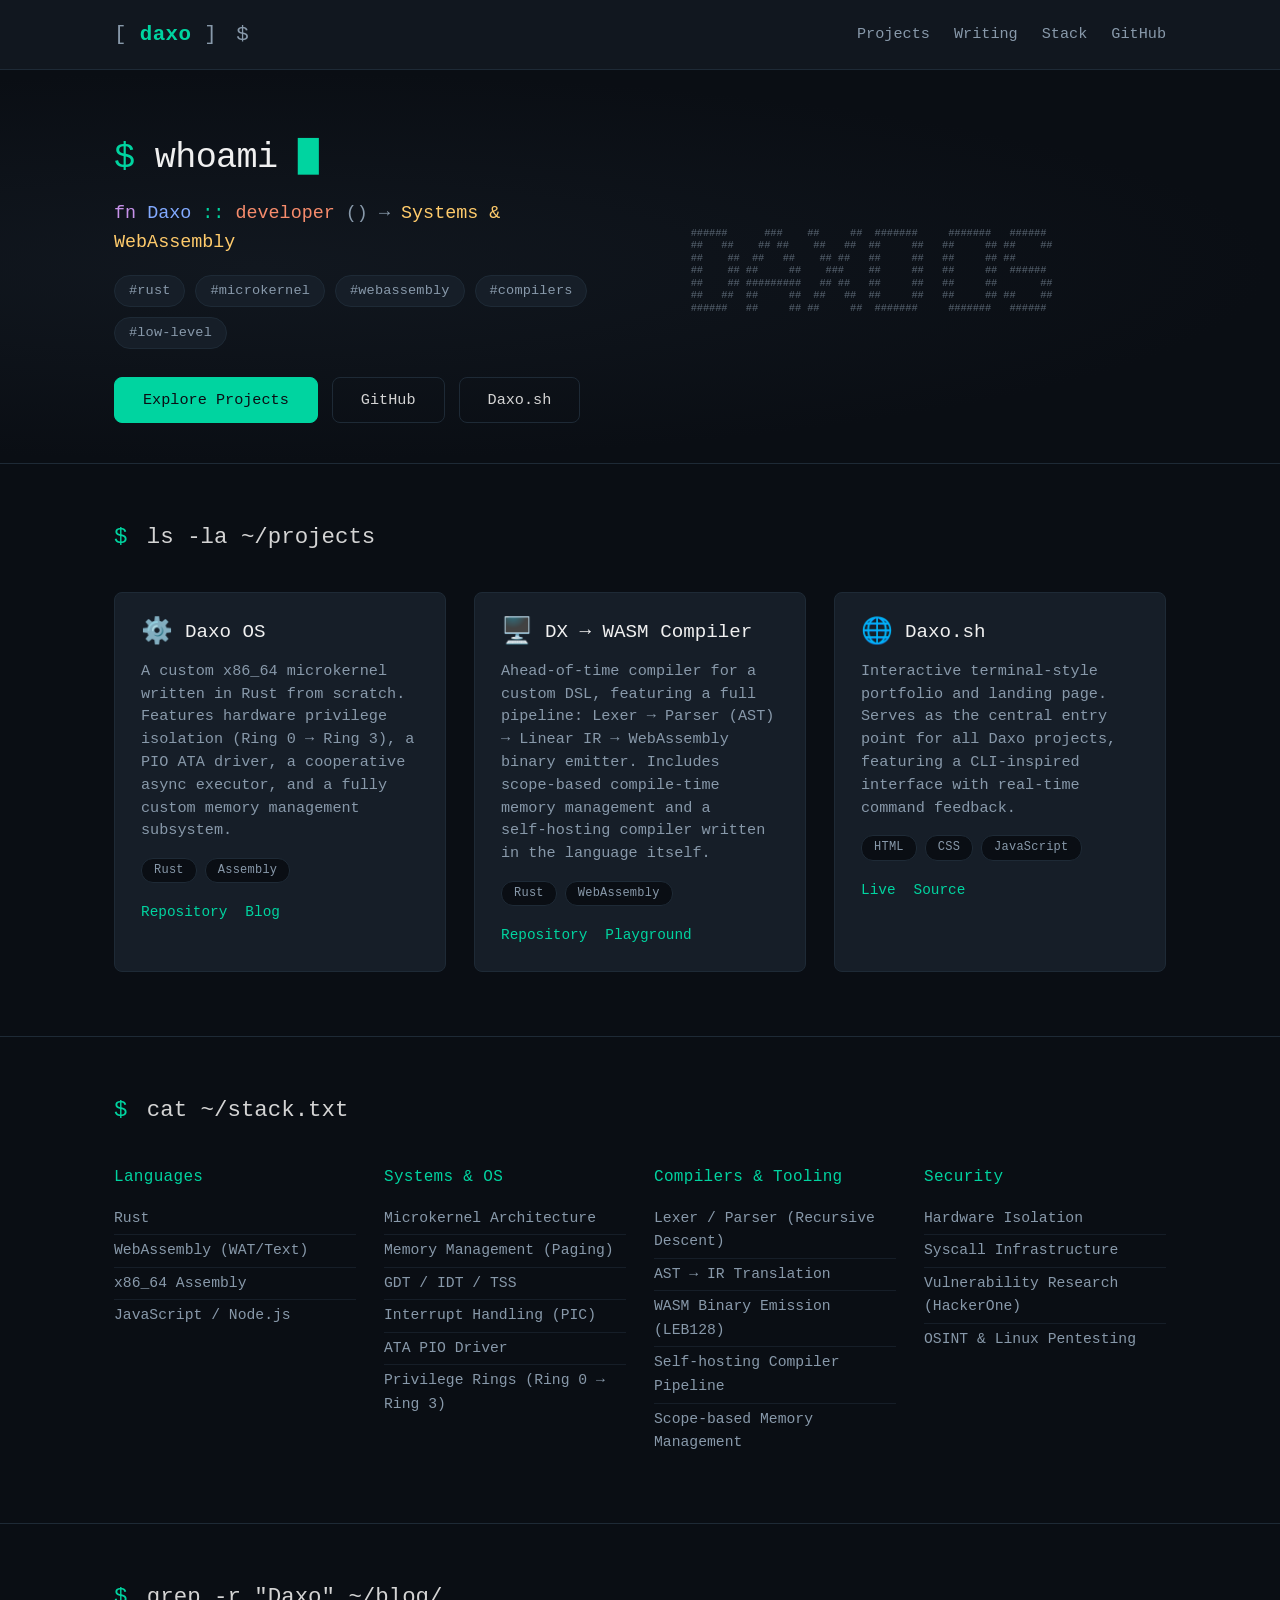
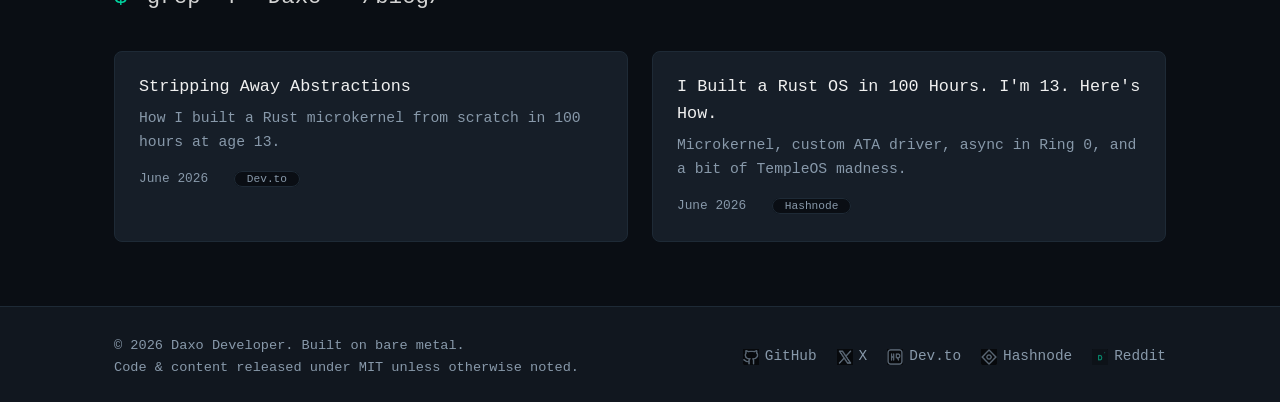
<file: index.html>
<!DOCTYPE html>
<html lang="en">
<head>
    <meta charset="UTF-8" />
    <meta name="viewport" content="width=device-width, initial-scale=1.0" />
    <title>Daxo · Systems &amp; WebAssembly Developer</title>
    <meta name="description" content="Independent Systems & WebAssembly Developer. Creator of Daxo OS — a Rust microkernel with Ring 3 isolation, ATA driver, and async executor. Self-hosting compiler toolchain to WebAssembly." />
    <link rel="canonical" href="https://daxo-developer.github.io/" />
    <link rel="stylesheet" href="style.css" />
    <link rel="icon" href="assets/logo.png" type="image/png" />

    <!-- JSON‑LD Structured Data -->
    <script type="application/ld+json">
    {
        "@context": "https://schema.org",
        "@graph": [
            {
                "@type": "Person",
                "@id": "https://daxo-developer.github.io/#person",
                "name": "Daxo Developer",
                "alternateName": "daxo-developer",
                "username": "daxo",
                "url": "https://daxo-developer.github.io/",
                "sameAs": [
                    "https://github.com/daxo-developer",
                    "https://x.com/DaxoOSDev",
                    "https://dev.to/aitoolsdxglitch/stripping-away-abstractions-how-i-built-a-rust-microkernel-from-scratch-in-100-hours-at-age-13-3cik",
                    "https://daxo-os.hashnode.dev/",
                    "https://www.reddit.com/user/Weak_Brick_1779/"
                ],
                "jobTitle": "Independent Systems & WebAssembly Developer",
                "description": "Building low‑level systems: a Rust microkernel (Daxo OS) with hardware privilege isolation, a self‑hosting DSL compiler targeting WebAssembly, and security research.",
                "knowsAbout": [
                    "Operating Systems",
                    "x86_64 Architecture",
                    "Rust",
                    "WebAssembly",
                    "Compiler Design",
                    "Microkernels",
                    "Memory Management",
                    "System Programming"
                ]
            },
            {
                "@type": "WebSite",
                "@id": "https://daxo-developer.github.io/#website",
                "url": "https://daxo-developer.github.io/",
                "name": "Daxo Developer — Systems & WebAssembly",
                "description": "Portfolio of Daxo Developer: low‑level systems, OS development, compilers, and security.",
                "publisher": { "@id": "https://daxo-developer.github.io/#person" }
            },
            {
                "@type": "SoftwareSourceCode",
                "@id": "https://github.com/daxo-developer/daxo_os",
                "name": "Daxo OS",
                "description": "A custom x86_64 microkernel written in Rust with hardware privilege separation (Ring 0 → Ring 3), a PIO ATA driver, and a cooperative async executor.",
                "codeRepository": "https://github.com/daxo-developer/daxo_os",
                "programmingLanguage": ["Rust", "Assembly"],
                "author": { "@id": "https://daxo-developer.github.io/#person" }
            },
            {
                "@type": "SoftwareSourceCode",
                "@id": "https://github.com/daxo-developer/dx-wasm",
                "name": "DX → WASM Compiler",
                "description": "Ahead‑of‑time compiler from a custom DSL to WebAssembly with self‑hosting capabilities, linear IR, and compile‑time memory management (scope‑based RC).",
                "codeRepository": "https://github.com/daxo-developer/dx-wasm",
                "programmingLanguage": ["Rust", "WebAssembly"],
                "author": { "@id": "https://daxo-developer.github.io/#person" }
            },
            {
                "@type": "CreativeWork",
                "@id": "https://dev.to/aitoolsdxglitch/stripping-away-abstractions-how-i-built-a-rust-microkernel-from-scratch-in-100-hours-at-age-13-3cik",
                "name": "Stripping Away Abstractions — How I Built a Rust Microkernel in 100 Hours",
                "url": "https://dev.to/aitoolsdxglitch/stripping-away-abstractions-how-i-built-a-rust-microkernel-from-scratch-in-100-hours-at-age-13-3cik",
                "author": { "@id": "https://daxo-developer.github.io/#person" },
                "datePublished": "2026-06-20"
            },
            {
                "@type": "WebApplication",
                /* Фикс: Правильный URL в структурированных данных */
                "@id": "https://daxo-developer.github.io/daxo.sh/",
                "name": "Daxo Terminal",
                "description": "Interactive terminal‑style portfolio and landing page for Daxo projects.",
                "url": "https://daxo-developer.github.io/daxo.sh/",
                "author": { "@id": "https://daxo-developer.github.io/#person" }
            }
        ]
    }
    </script>
</head>
<body>

    <header class="header">
        <div class="container">
            <div class="logo">
                <span class="logo-bracket">[</span>
                <span class="logo-text">daxo</span>
                <span class="logo-bracket">]</span>
                <span class="logo-prompt">$</span>
            </div>
            <nav class="nav" aria-label="Main navigation">
                <a href="#projects">Projects</a>
                <a href="#articles">Writing</a>
                <a href="#stack">Stack</a>
                <a href="https://github.com/daxo-developer" target="_blank" rel="noopener">GitHub</a>
            </nav>
        </div>
    </header>

    <section class="hero">
        <div class="container">
            <div class="hero-content">
                <h1 class="hero-title">
                    <span class="dollar">$</span>
                    <span class="cmd">whoami</span>
                    <span class="blink">█</span>
                </h1>
                <p class="hero-sub">
                    <span class="keyword">fn</span>
                    <span class="ident">Daxo</span>
                    <span class="op">::</span>
                    <span class="fn">developer</span>
                    <span class="paren">()</span>
                    <span class="arrow">→</span>
                    <span class="type">Systems &amp; WebAssembly</span>
                </p>
                <div class="hero-tags">
                    <span class="tag">#rust</span>
                    <span class="tag">#microkernel</span>
                    <span class="tag">#webassembly</span>
                    <span class="tag">#compilers</span>
                    <span class="tag">#low‑level</span>
                </div>
                <div class="hero-links">
                    <a href="#projects" class="btn btn-primary">Explore Projects</a>
                    <a href="https://github.com/daxo-developer" target="_blank" rel="noopener" class="btn btn-outline">GitHub</a>
                    <!-- Фикс: Правильный URL в кнопках главного экрана -->
                    <a href="https://daxo-developer.github.io/daxo.sh/" target="_blank" rel="noopener" class="btn btn-outline">Daxo.sh</a>
                </div>
            </div>
            <div class="hero-ascii">
                <pre>
     ######      ###    ##     ##  #######     #######   ######  
     ##   ##    ## ##    ##   ##  ##     ##   ##     ## ##    ## 
     ##    ##  ##   ##    ## ##   ##     ##   ##     ## ##       
     ##    ## ##     ##    ###    ##     ##   ##     ##  ######  
     ##    ## #########   ## ##   ##     ##   ##     ##       ## 
     ##   ##  ##     ##  ##   ##  ##     ##   ##     ## ##    ## 
     ######   ##     ## ##     ##  #######     #######   ######  
                </pre>
            </div>
        </div>
    </section>

    <section id="projects" class="section projects">
        <div class="container">
            <h2 class="section-title"><span class="prompt">$</span> ls -la ~/projects</h2>
            <div class="projects-grid">
                <div class="project-card">
                    <div class="project-header">
                        <span class="project-icon">⚙️</span>
                        <h3>Daxo OS</h3>
                    </div>
                    <p class="project-desc">
                        A custom x86_64 microkernel written in Rust from scratch. Features hardware privilege 
                        isolation (Ring 0 → Ring 3), a PIO ATA driver, a cooperative async executor, and 
                        a fully custom memory management subsystem.
                    </p>
                    <div class="project-meta">
                        <span class="lang">Rust</span>
                        <span class="lang">Assembly</span>
                    </div>
                    <div class="project-links">
                        <a href="http://github.com/daxo-developer/daxo_os" target="_blank" rel="noopener">Repository</a>
                        <a href="https://dev.to/aitoolsdxglitch/stripping-away-abstractions-how-i-built-a-rust-microkernel-from-scratch-in-100-hours-at-age-13-3cik" target="_blank" rel="noopener">Blog</a>
                    </div>
                </div>

                <div class="project-card">
                    <div class="project-header">
                        <span class="project-icon">🖥️</span>
                        <h3>DX → WASM Compiler</h3>
                    </div>
                    <p class="project-desc">
                        Ahead‑of‑time compiler for a custom DSL, featuring a full pipeline: Lexer → Parser (AST) 
                        → Linear IR → WebAssembly binary emitter. Includes scope‑based compile‑time memory 
                        management and a self‑hosting compiler written in the language itself.
                    </p>
                    <div class="project-meta">
                        <span class="lang">Rust</span>
                        <span class="lang">WebAssembly</span>
                    </div>
                    <div class="project-links">
                        <a href="https://github.com/daxo-developer/dx-wasm" target="_blank" rel="noopener">Repository</a>
                        <a href="https://daxo-developer.github.io/dx-wasm/" target="_blank" rel="noopener">Playground</a>
                    </div>
                </div>

                <div class="project-card">
                    <div class="project-header">
                        <span class="project-icon">🌐</span>
                        <h3>Daxo.sh</h3>
                    </div>
                    <p class="project-desc">
                        Interactive terminal‑style portfolio and landing page. Serves as the central entry point 
                        for all Daxo projects, featuring a CLI‑inspired interface with real‑time command feedback.
                    </p>
                    <div class="project-meta">
                        <span class="lang">HTML</span>
                        <span class="lang">CSS</span>
                        <span class="lang">JavaScript</span>
                    </div>
                    <div class="project-links">
                        <!-- Фикс: Правильный URL в карточке проекта -->
                        <a href="https://daxo-developer.github.io/daxo.sh/" target="_blank" rel="noopener">Live</a>
                        <a href="https://github.com/daxo-developer/daxo-developer.github.io" target="_blank" rel="noopener">Source</a>
                    </div>
                </div>
            </div>
        </div>
    </section>

    <section id="stack" class="section stack">
        <div class="container">
            <h2 class="section-title"><span class="prompt">$</span> cat ~/stack.txt</h2>
            <div class="stack-grid">
                <div class="stack-category">
                    <h4>Languages</h4>
                    <ul>
                        <li>Rust</li>
                        <li>WebAssembly (WAT/Text)</li>
                        <li>x86_64 Assembly</li>
                        <li>JavaScript / Node.js</li>
                    </ul>
                </div>
                <div class="stack-category">
                    <h4>Systems &amp; OS</h4>
                    <ul>
                        <li>Microkernel Architecture</li>
                        <li>Memory Management (Paging)</li>
                        <li>GDT / IDT / TSS</li>
                        <li>Interrupt Handling (PIC)</li>
                        <li>ATA PIO Driver</li>
                        <li>Privilege Rings (Ring 0 → Ring 3)</li>
                    </ul>
                </div>
                <div class="stack-category">
                    <h4>Compilers &amp; Tooling</h4>
                    <ul>
                        <li>Lexer / Parser (Recursive Descent)</li>
                        <li>AST → IR Translation</li>
                        <li>WASM Binary Emission (LEB128)</li>
                        <li>Self‑hosting Compiler Pipeline</li>
                        <li>Scope‑based Memory Management</li>
                    </ul>
                </div>
                <div class="stack-category">
                    <h4>Security</h4>
                    <ul>
                        <li>Hardware Isolation</li>
                        <li>Syscall Infrastructure</li>
                        <li>Vulnerability Research (HackerOne)</li>
                        <li>OSINT &amp; Linux Pentesting</li>
                    </ul>
                </div>
            </div>
        </div>
    </section>

    <section id="articles" class="section articles">
        <div class="container">
            <h2 class="section-title"><span class="prompt">$</span> grep -r "Daxo" ~/blog/</h2>
            <div class="articles-grid">
                <article class="article-card">
                    <a href="https://dev.to/aitoolsdxglitch/stripping-away-abstractions-how-i-built-a-rust-microkernel-from-scratch-in-100-hours-at-age-13-3cik" target="_blank" rel="noopener">
                        <h3>Stripping Away Abstractions</h3>
                        <p>How I built a Rust microkernel from scratch in 100 hours at age 13.</p>
                        <span class="article-date">June 2026</span>
                        <span class="article-platform">Dev.to</span>
                    </a>
                </article>
                <article class="article-card">
                    <a href="https://daxo-os.hashnode.dev/" target="_blank" rel="noopener">
                        <h3>I Built a Rust OS in 100 Hours. I'm 13. Here's How.</h3>
                        <p>Microkernel, custom ATA driver, async in Ring 0, and a bit of TempleOS madness.</p>
                        <span class="article-date">June 2026</span>
                        <span class="article-platform">Hashnode</span>
                    </a>
                </article>
            </div>
        </div>
    </section>

    <footer class="footer">
        <div class="container">
            <div class="footer-left">
                <p>&copy; 2026 Daxo Developer. Built on bare metal.</p>
                <p class="footer-license">Code &amp; content released under MIT unless otherwise noted.</p>
            </div>
            <div class="footer-right">
                <a href="http://github.com/daxo-developer/daxo_os" target="_blank" rel="noopener" aria-label="GitHub">
                    <img src="assets/social/github.png" alt="GitHub" class="social-icon"> GitHub
                </a>
                <a href="https://x.com/DaxoOSDev" target="_blank" rel="noopener" aria-label="X / Twitter">
                    <img src="assets/social/twitter.png" alt="X" class="social-icon"> X
                </a>
                <a href="https://dev.to/aitoolsdxglitch/stripping-away-abstractions-how-i-built-a-rust-microkernel-from-scratch-in-100-hours-at-age-13-3cik" target="_blank" rel="noopener" aria-label="Dev.to">
                    <img src="assets/social/devto.png" alt="Dev.to" class="social-icon"> Dev.to
                </a>
                <a href="https://daxo-os.hashnode.dev" target="_blank" rel="noopener" aria-label="Hashnode">
                    <img src="assets/social/hashnode.png" alt="Hashnode" class="social-icon"> Hashnode
                </a>
                <a href="https://www.reddit.com/user/Weak_Brick_1779/?screen_view_count=1" target="_blank" rel="noopener" aria-label="Reddit">
                    <img src="assets/logo.png" alt="Reddit" class="social-icon"> Reddit
                </a>
            </div>
        </div>
    </footer>

</body>
</html>
</file>
<file: style.css>
/* ============================================
   GLOBAL RESET & VARIABLES
   ============================================ */
* {
    margin: 0;
    padding: 0;
    box-sizing: border-box;
}

:root {
    --bg-primary: #0a0e14;
    --bg-secondary: #11171f;
    --bg-card: #161e28;
    --text-primary: #d4d4d4;
    --text-muted: #8899aa;
    --accent: #00d4a0;
    --accent-dim: #1a8a6b;
    --accent-glow: rgba(0, 212, 160, 0.15);
    --border: #1e2a36;
    --font: 'JetBrains Mono', 'Fira Code', 'Cascadia Code', monospace;
    --radius: 8px;
    --transition: 0.25s ease;
}

html {
    scroll-behavior: smooth;
}

body {
    font-family: var(--font);
    background: var(--bg-primary);
    color: var(--text-primary);
    line-height: 1.6;
    min-height: 100vh;
}

a {
    color: var(--accent);
    text-decoration: none;
    transition: var(--transition);
}
a:hover {
    color: #66f0cc;
    text-decoration: underline;
}

.container {
    max-width: 1100px;
    margin: 0 auto;
    padding: 0 24px;
}

/* ============================================
   HEADER
   ============================================ */
.header {
    padding: 18px 0;
    border-bottom: 1px solid var(--border);
    background: var(--bg-secondary);
    position: sticky;
    top: 0;
    z-index: 10;
    backdrop-filter: blur(6px);
}

.header .container {
    display: flex;
    align-items: center;
    justify-content: space-between;
    flex-wrap: wrap;
    gap: 12px;
}

.logo {
    font-size: 1.3rem;
    font-weight: 500;
    letter-spacing: 0.02em;
}
.logo-bracket { color: var(--text-muted); }
.logo-text { color: var(--accent); font-weight: 600; }
.logo-prompt { color: var(--text-muted); margin-left: 6px; }

.nav {
    display: flex;
    gap: 24px;
    font-size: 0.95rem;
}
.nav a {
    color: var(--text-muted);
    font-weight: 400;
}
.nav a:hover {
    color: var(--accent);
    text-decoration: none;
}

/* ============================================
   HERO
   ============================================ */
.hero {
    padding: 60px 0 40px;
    background: radial-gradient(ellipse at 20% 50%, var(--bg-secondary) 0%, var(--bg-primary) 70%);
    border-bottom: 1px solid var(--border);
}

.hero .container {
    display: grid;
    grid-template-columns: 1fr 1fr;
    gap: 40px;
    align-items: center;
}

.hero-title {
    font-size: 2.2rem;
    font-weight: 400;
    letter-spacing: -0.02em;
}
.hero-title .dollar { color: var(--accent); }
.hero-title .cmd { color: #f0f0f0; }
.hero-title .blink {
    animation: blink 1.2s step-end infinite;
    color: var(--accent);
    font-weight: 300;
}
@keyframes blink {
    0%, 100% { opacity: 1; }
    50% { opacity: 0; }
}

.hero-sub {
    font-size: 1.15rem;
    margin-top: 12px;
    color: var(--text-muted);
}
.hero-sub .keyword { color: #c792ea; }
.hero-sub .ident { color: #82aaff; }
.hero-sub .op { color: var(--accent); }
.hero-sub .fn { color: #f78c6c; }
.hero-sub .paren { color: var(--text-muted); }
.hero-sub .arrow { color: var(--text-muted); }
.hero-sub .type { color: #ffcb6b; }

.hero-tags {
    margin-top: 18px;
    display: flex;
    flex-wrap: wrap;
    gap: 10px;
}
.tag {
    background: var(--bg-card);
    border: 1px solid var(--border);
    border-radius: 20px;
    padding: 4px 14px;
    font-size: 0.85rem;
    color: var(--text-muted);
    letter-spacing: 0.01em;
}

.hero-links {
    margin-top: 28px;
    display: flex;
    flex-wrap: wrap;
    gap: 14px;
}

.btn {
    display: inline-block;
    padding: 10px 28px;
    border-radius: var(--radius);
    font-family: var(--font);
    font-size: 0.95rem;
    font-weight: 500;
    cursor: pointer;
    transition: var(--transition);
    border: 1px solid transparent;
}
.btn-primary {
    background: var(--accent);
    color: #0a0e14;
    border-color: var(--accent);
}
.btn-primary:hover {
    background: #66f0cc;
    border-color: #66f0cc;
    text-decoration: none;
    color: #0a0e14;
}
.btn-outline {
    background: transparent;
    color: var(--text-primary);
    border-color: var(--border);
}
.btn-outline:hover {
    background: var(--bg-card);
    border-color: var(--accent);
    text-decoration: none;
    color: var(--accent);
}

.hero-ascii pre {
    font-size: 0.65rem;
    line-height: 1.2;
    color: var(--text-muted);
    opacity: 0.6;
    letter-spacing: -0.01em;
    overflow-x: auto;
    padding: 6px 0;
}

/* ============================================
   SECTIONS
   ============================================ */
.section {
    padding: 56px 0 64px;
    border-bottom: 1px solid var(--border);
}
.section:last-of-type {
    border-bottom: none;
}

.section-title {
    font-size: 1.4rem;
    font-weight: 400;
    margin-bottom: 36px;
    color: var(--text-primary);
}
.section-title .prompt {
    color: var(--accent);
    margin-right: 6px;
}

/* ============================================
   PROJECTS
   ============================================ */
.projects-grid {
    display: grid;
    grid-template-columns: repeat(auto-fit, minmax(300px, 1fr));
    gap: 28px;
}

.project-card {
    background: var(--bg-card);
    border: 1px solid var(--border);
    border-radius: var(--radius);
    padding: 24px 26px;
    transition: var(--transition);
}
.project-card:hover {
    border-color: var(--accent);
    box-shadow: 0 0 30px var(--accent-glow);
    transform: translateY(-2px);
}

.project-header {
    display: flex;
    align-items: center;
    gap: 12px;
    margin-bottom: 12px;
}
.project-icon {
    font-size: 1.6rem;
    line-height: 1;
}
.project-header h3 {
    font-size: 1.2rem;
    font-weight: 500;
    color: #f0f0f0;
}

.project-desc {
    color: var(--text-muted);
    font-size: 0.95rem;
    margin-bottom: 16px;
    line-height: 1.5;
}

.project-meta {
    display: flex;
    flex-wrap: wrap;
    gap: 8px;
    margin-bottom: 18px;
}
.lang {
    background: var(--bg-primary);
    color: var(--text-muted);
    font-size: 0.75rem;
    padding: 2px 12px;
    border-radius: 12px;
    border: 1px solid var(--border);
    letter-spacing: 0.02em;
}

.project-links {
    display: flex;
    gap: 18px;
    font-size: 0.9rem;
}
.project-links a {
    color: var(--accent);
}
.project-links a:hover {
    color: #66f0cc;
}

/* ============================================
   STACK
   ============================================ */
.stack-grid {
    display: grid;
    grid-template-columns: repeat(auto-fit, minmax(220px, 1fr));
    gap: 28px;
}

.stack-category h4 {
    color: var(--accent);
    font-size: 1rem;
    font-weight: 500;
    margin-bottom: 12px;
    letter-spacing: 0.02em;
}
.stack-category ul {
    list-style: none;
    padding: 0;
}
.stack-category li {
    color: var(--text-muted);
    font-size: 0.92rem;
    padding: 4px 0;
    border-bottom: 1px solid var(--bg-card);
}
.stack-category li:last-child {
    border-bottom: none;
}

/* ============================================
   ARTICLES
   ============================================ */
.articles-grid {
    display: grid;
    grid-template-columns: repeat(auto-fit, minmax(280px, 1fr));
    gap: 24px;
}

.article-card {
    background: var(--bg-card);
    border: 1px solid var(--border);
    border-radius: var(--radius);
    padding: 22px 24px;
    transition: var(--transition);
}
.article-card:hover {
    border-color: var(--accent);
    box-shadow: 0 0 24px var(--accent-glow);
}
.article-card a {
    display: block;
    color: inherit;
}
.article-card a:hover {
    text-decoration: none;
}
.article-card h3 {
    font-size: 1.05rem;
    font-weight: 500;
    color: #f0f0f0;
    margin-bottom: 6px;
}
.article-card p {
    color: var(--text-muted);
    font-size: 0.92rem;
    margin: 6px 0 12px;
}
.article-card .article-date {
    color: var(--text-muted);
    font-size: 0.8rem;
    margin-right: 16px;
}
.article-card .article-platform {
    background: var(--bg-primary);
    color: var(--text-muted);
    font-size: 0.7rem;
    padding: 1px 12px;
    border-radius: 12px;
    border: 1px solid var(--border);
}

/* ============================================
   FOOTER & ICONS
   ============================================ */
.footer {
    padding: 28px 0 24px;
    border-top: 1px solid var(--border);
    background: var(--bg-secondary);
}
.footer .container {
    display: flex;
    flex-wrap: wrap;
    justify-content: space-between;
    align-items: center;
    gap: 16px;
}
.footer-left p {
    color: var(--text-muted);
    font-size: 0.85rem;
}
.footer-license {
    font-size: 0.75rem;
    color: #4a5a6a;
}
.footer-right {
    display: flex;
    flex-wrap: wrap;
    gap: 20px;
}
.footer-right a {
    color: var(--text-muted);
    font-size: 0.9rem;
    display: inline-flex;
    align-items: center;
    gap: 6px;
}
.footer-right a:hover {
    color: var(--accent);
    text-decoration: none;
}
.social-icon {
    width: 16px;
    height: 16px;
    vertical-align: middle;
    filter: opacity(0.6);
    transition: var(--transition);
}
.footer-right a:hover .social-icon {
    filter: opacity(1) drop-shadow(0 0 4px var(--accent));
}

/* ============================================
   RESPONSIVE
   ============================================ */
@media (max-width: 820px) {
    .hero .container {
        grid-template-columns: 1fr;
        gap: 20px;
    }
    .hero-ascii pre {
        font-size: 0.5rem;
    }
    .hero-title {
        font-size: 1.7rem;
    }
    .header .container {
        flex-direction: column;
        align-items: stretch;
        gap: 10px;
    }
    .nav {
        justify-content: center;
        flex-wrap: wrap;
        gap: 14px;
        font-size: 0.9rem;
    }
}

@media (max-width: 480px) {
    .hero {
        padding: 30px 0 20px;
    }
    .hero-title {
        font-size: 1.3rem;
    }
    .hero-sub {
        font-size: 0.95rem;
    }
    .projects-grid,
    .articles-grid {
        grid-template-columns: 1fr;
    }
    .stack-grid {
        grid-template-columns: 1fr; /* Фикс для предотвращения сжатия длинных слов */
    }
    .footer .container {
        flex-direction: column;
        text-align: center;
    }
    .footer-right {
        justify-content: center;
    }
    .btn {
        padding: 8px 18px;
        font-size: 0.85rem;
    }
}
</file>
